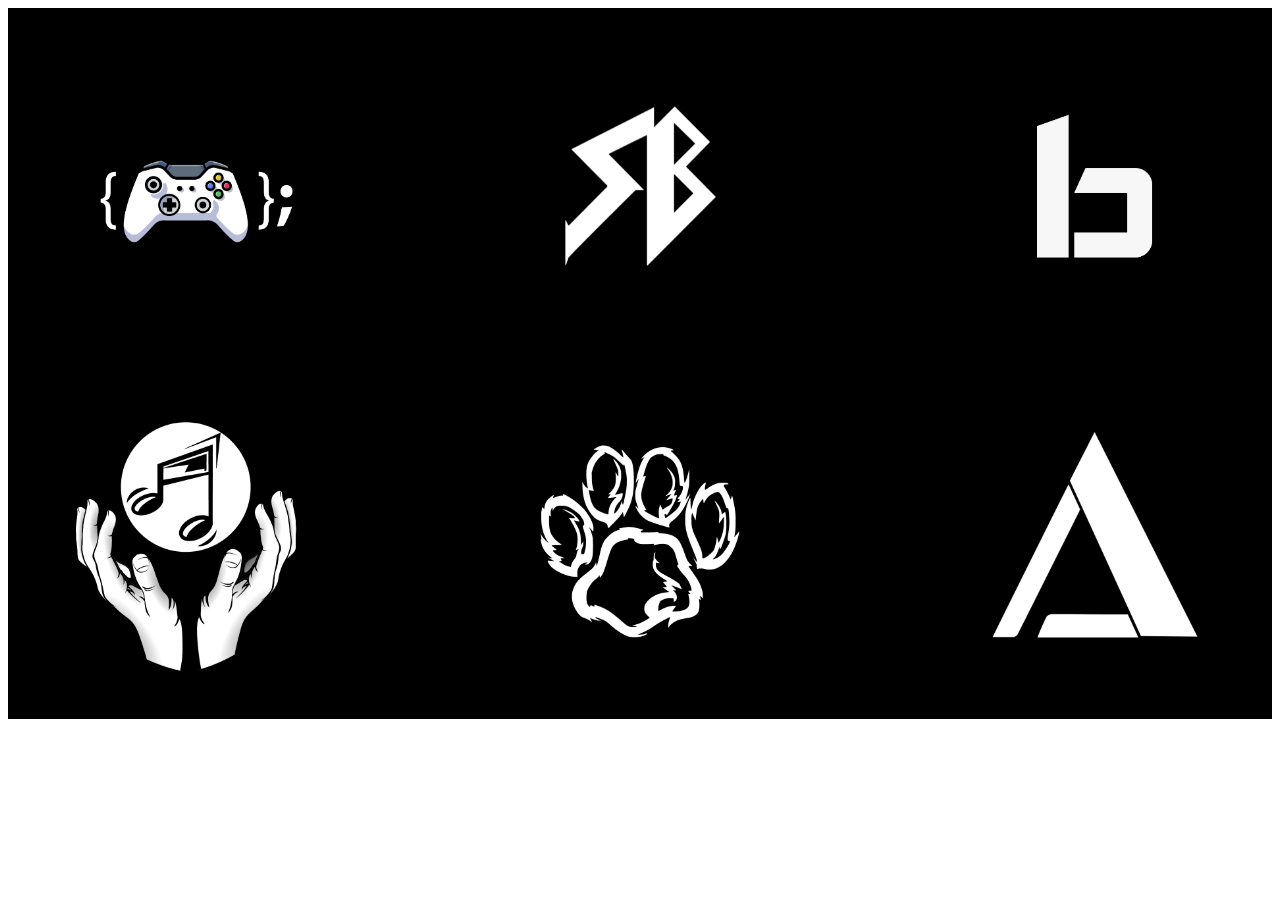
<file: bhyte.html>
<!DOCTYPE html>
<html lang="en">
<head>
    <meta charset="UTF-8">
    <meta http-equiv="X-UA-Compatible" content="IE=edge">
    <meta name="viewport" content="width=device-width, initial-scale=1.0">
    <link rel="icon" href="assets/img/logo.png" type="image/png">
    <title>Logo Designs</title>
</head>
<body>
    <img src="assets/img//Logos/logo.png" alt="" width="100%" height="100%">
</body>
</html>
</file>
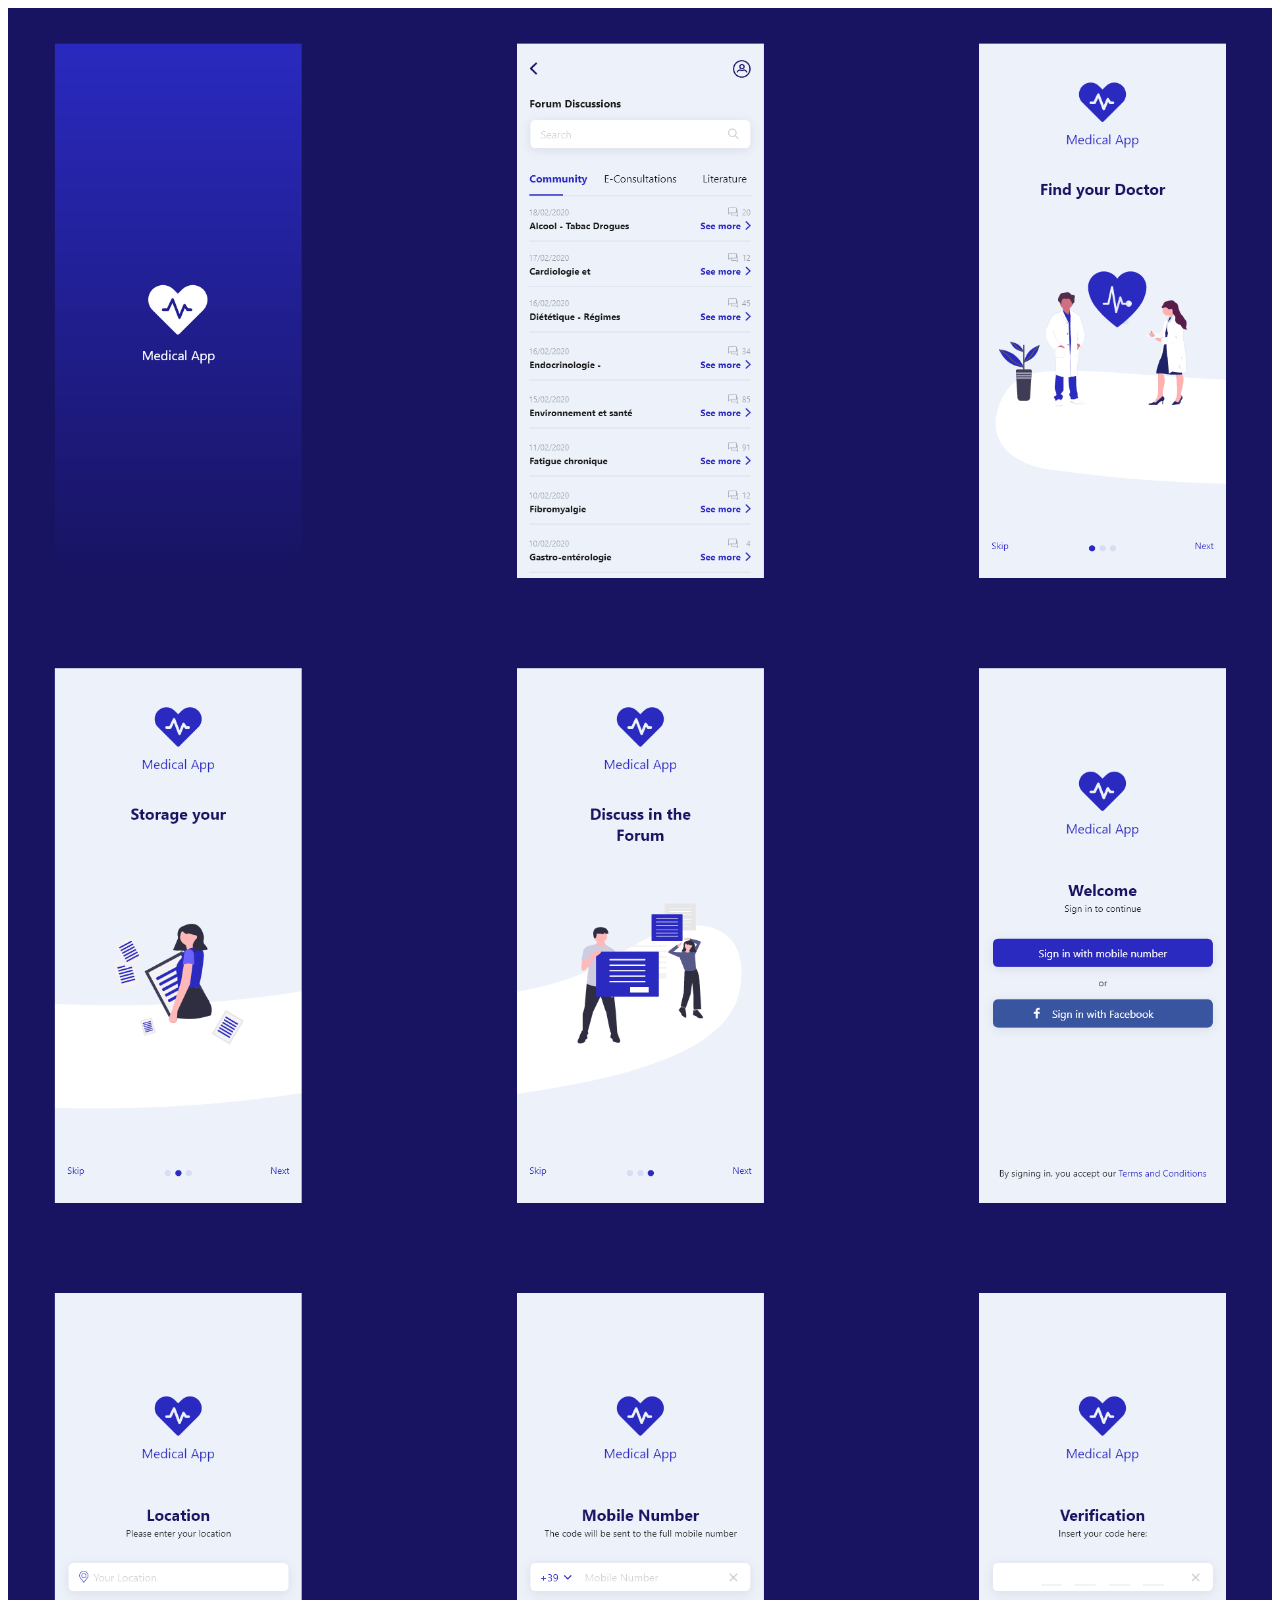
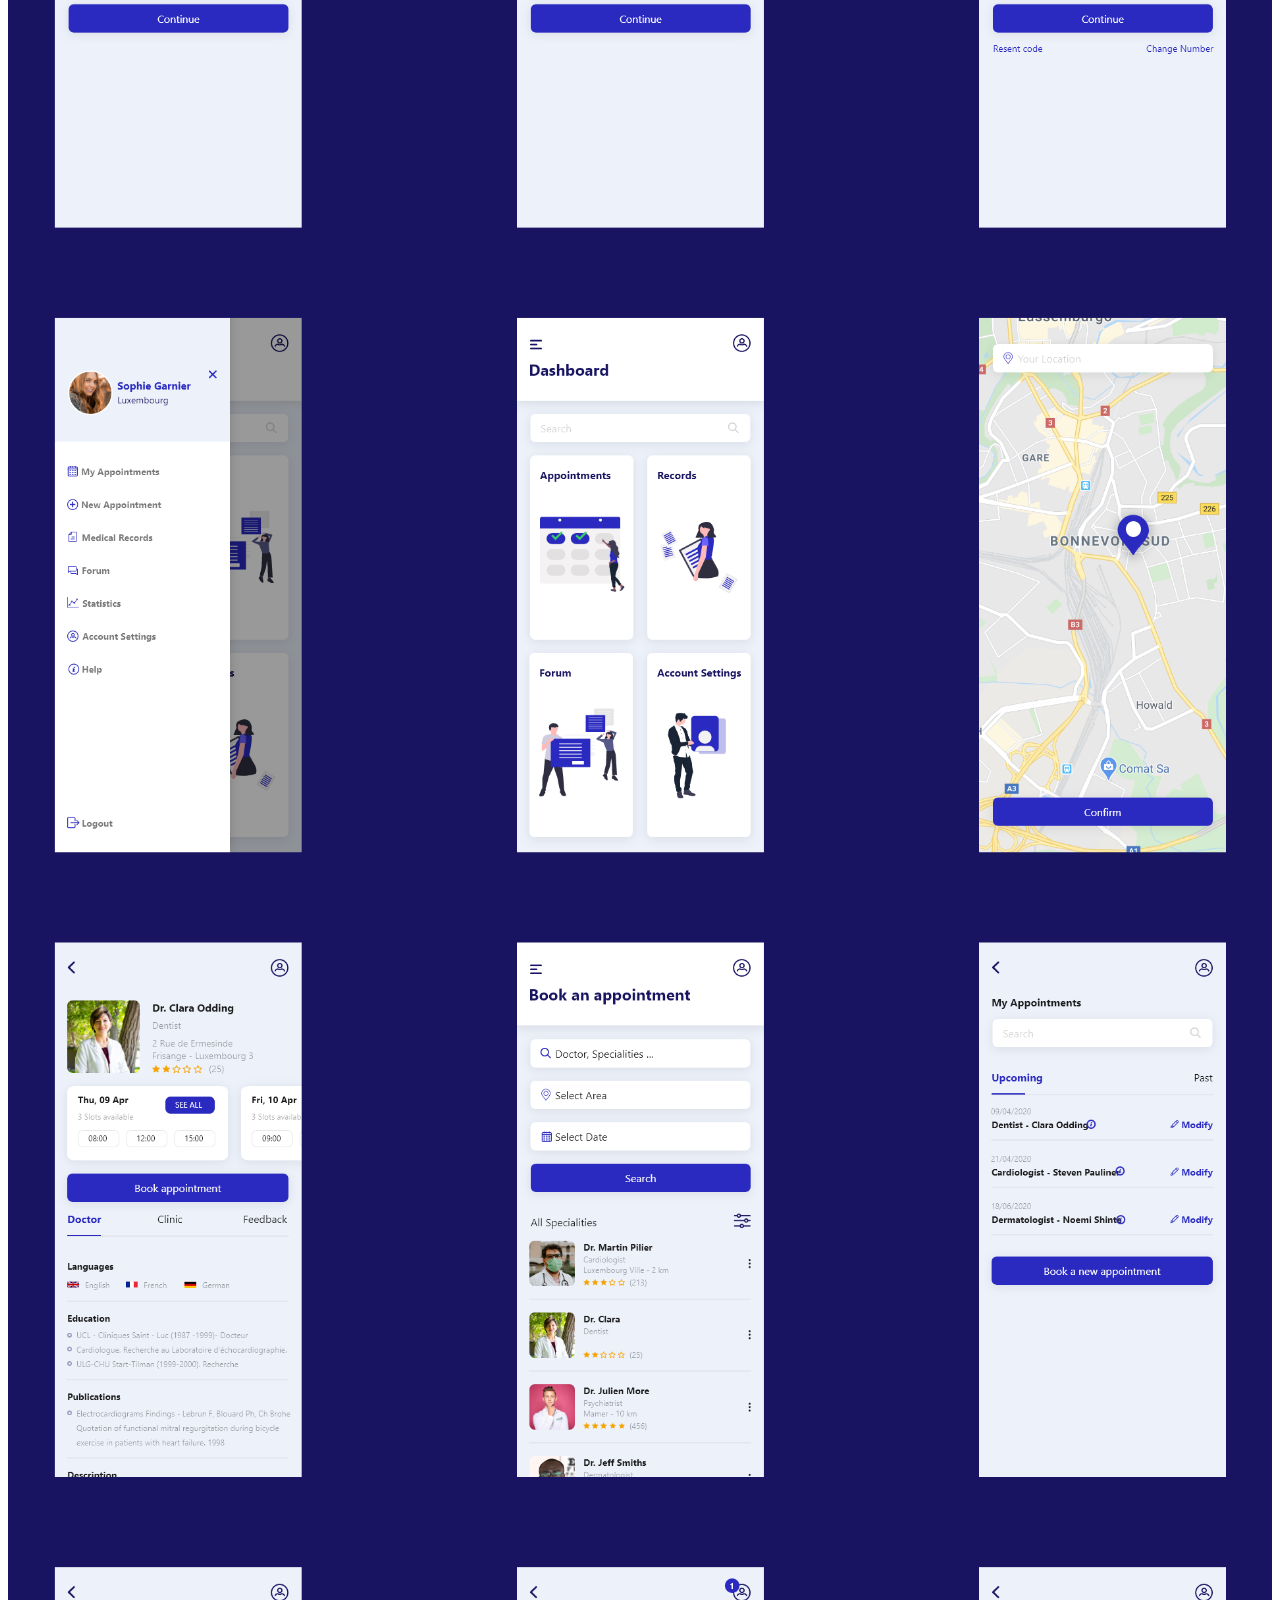
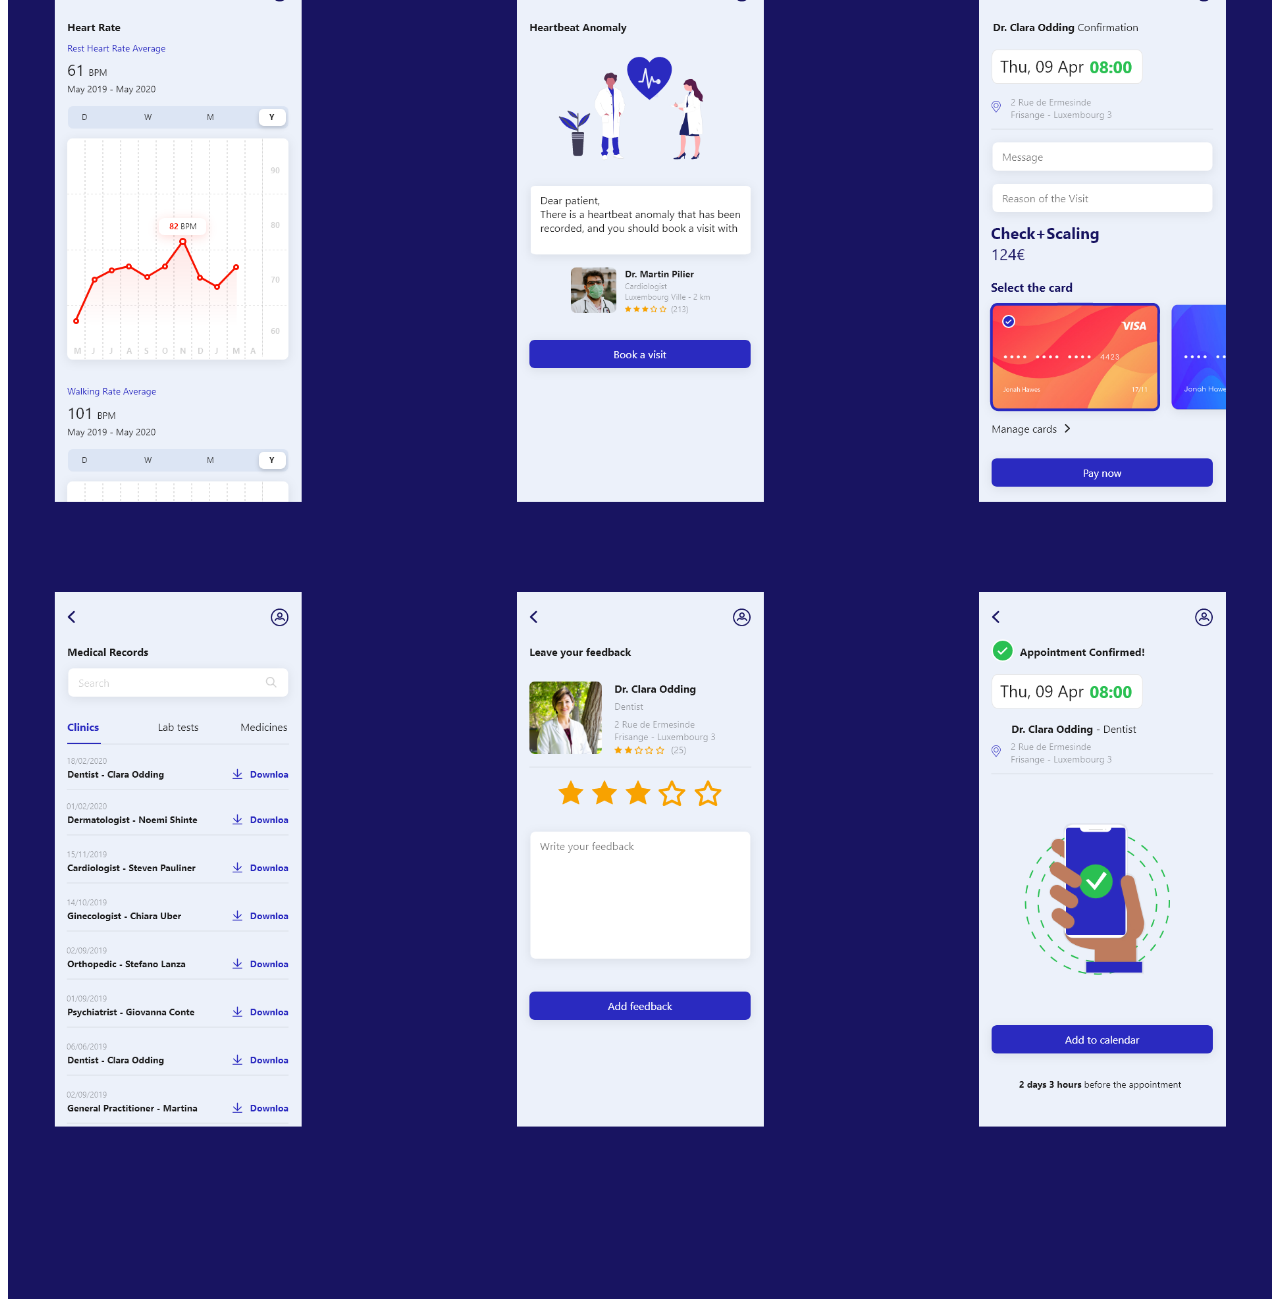
<file: bluepill.html>
<!DOCTYPE html>
<html lang="en">
<head>
    <meta charset="UTF-8">
    <meta http-equiv="X-UA-Compatible" content="IE=edge">
    <meta name="viewport" content="width=device-width, initial-scale=1.0">
    <link rel="icon" href="assets/img/logo.png" type="image/png">
    <title>Blue Pill</title>
</head>
<body>
    <img src="assets/img/Bluepill/Web 1920 – 1.png" alt="" width="100%" height="100%">
</body>
</html>
</file>
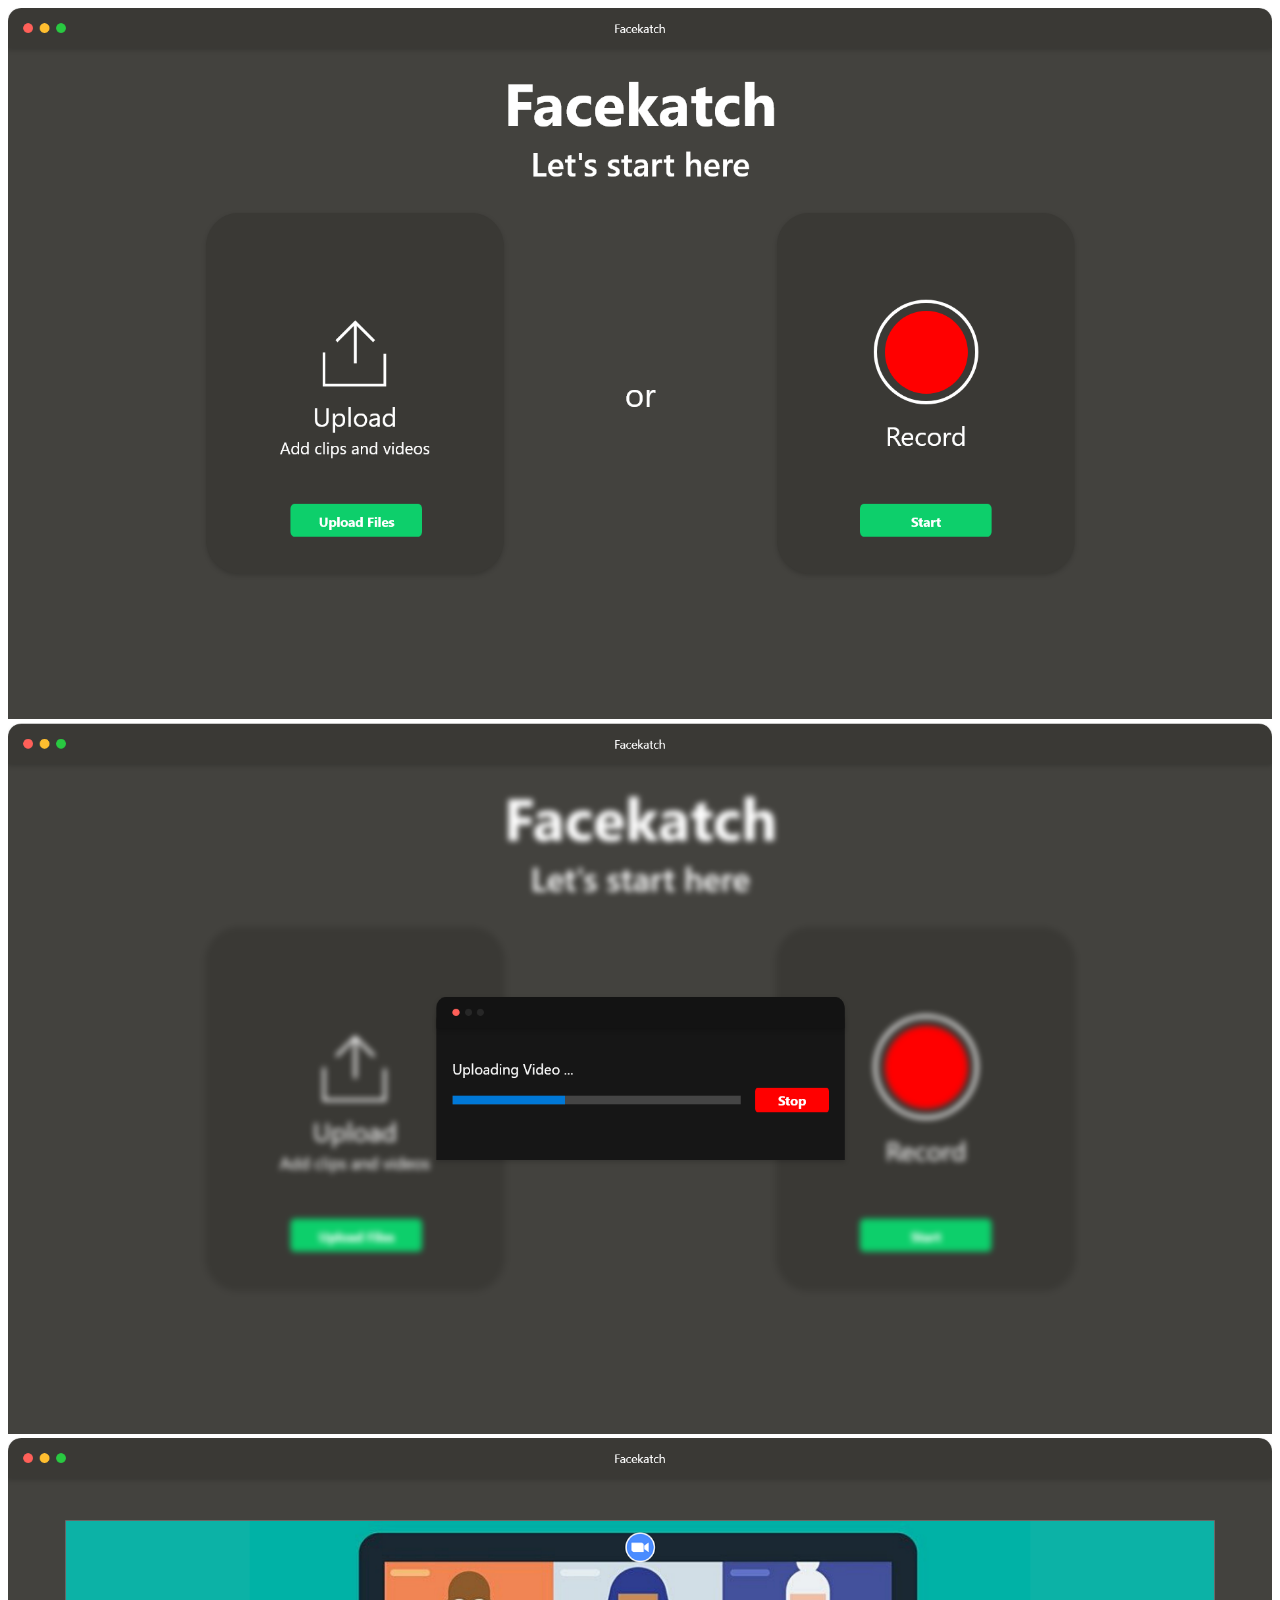
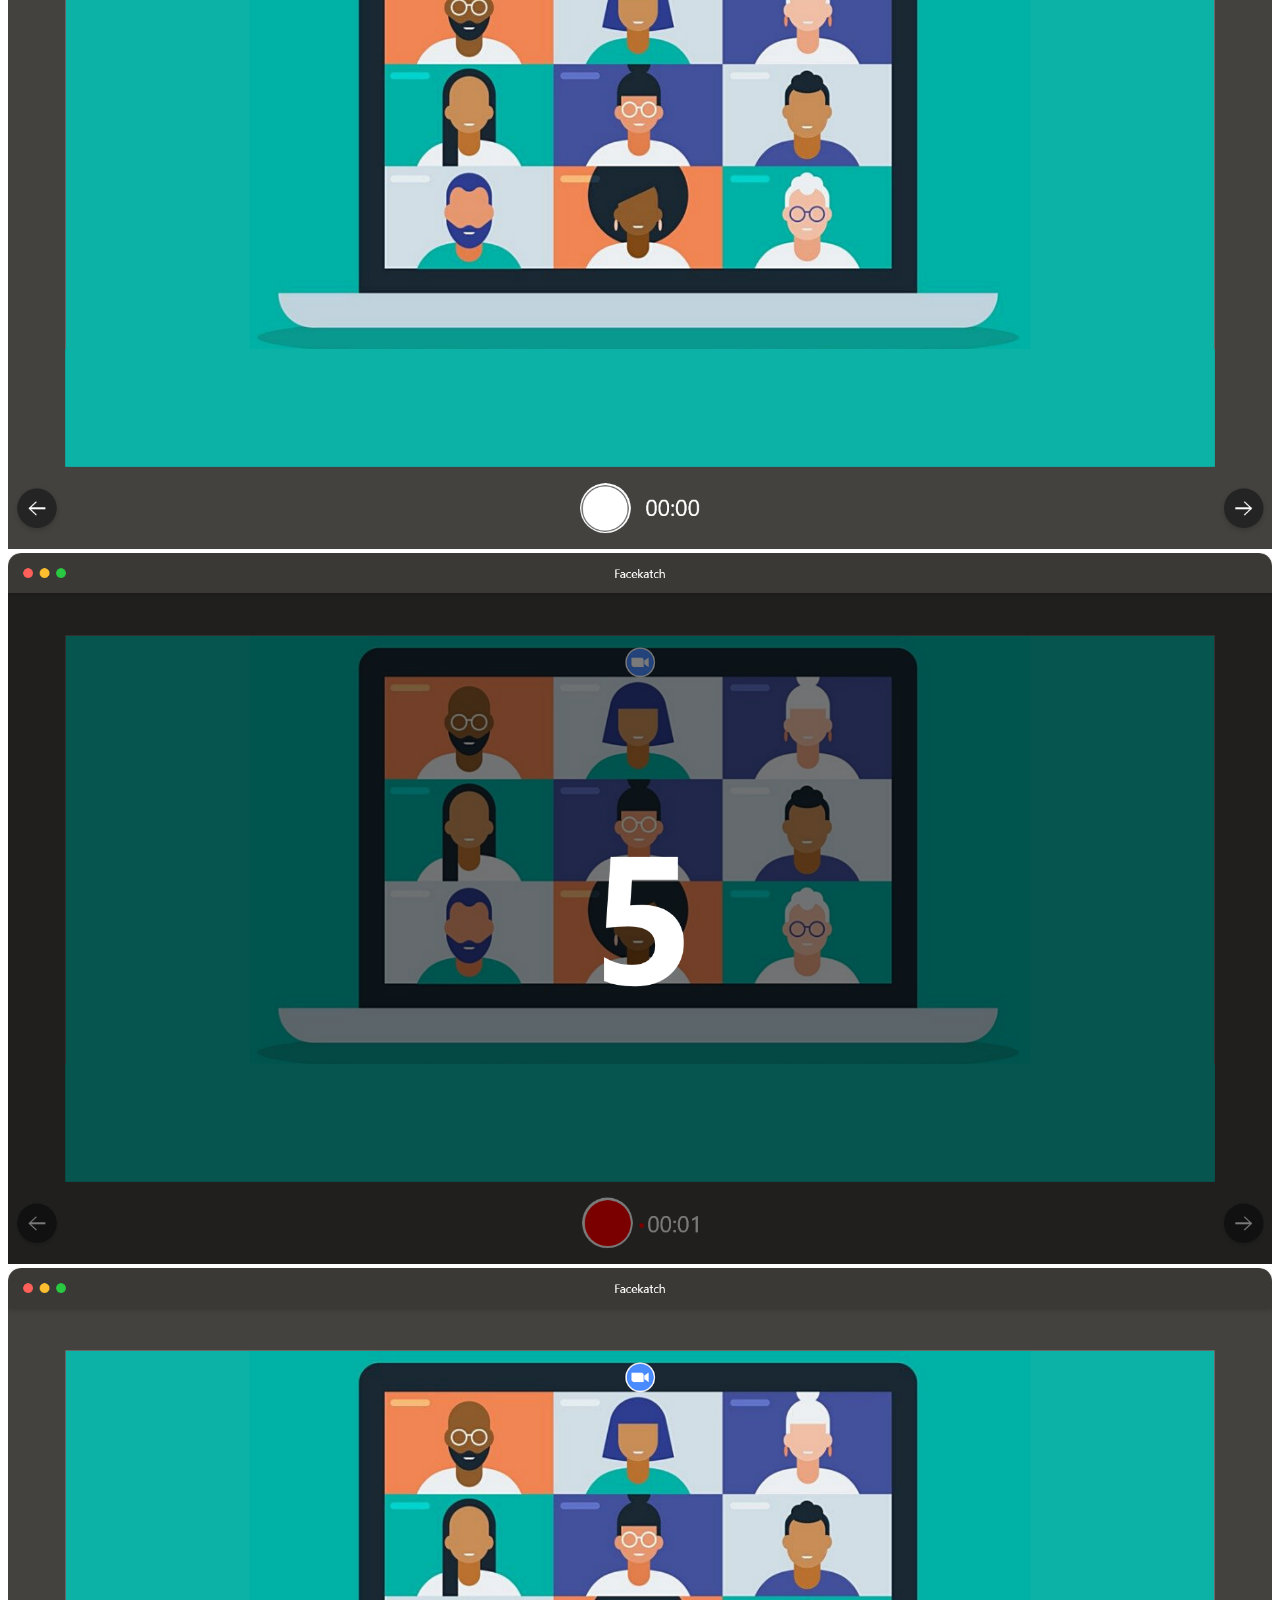
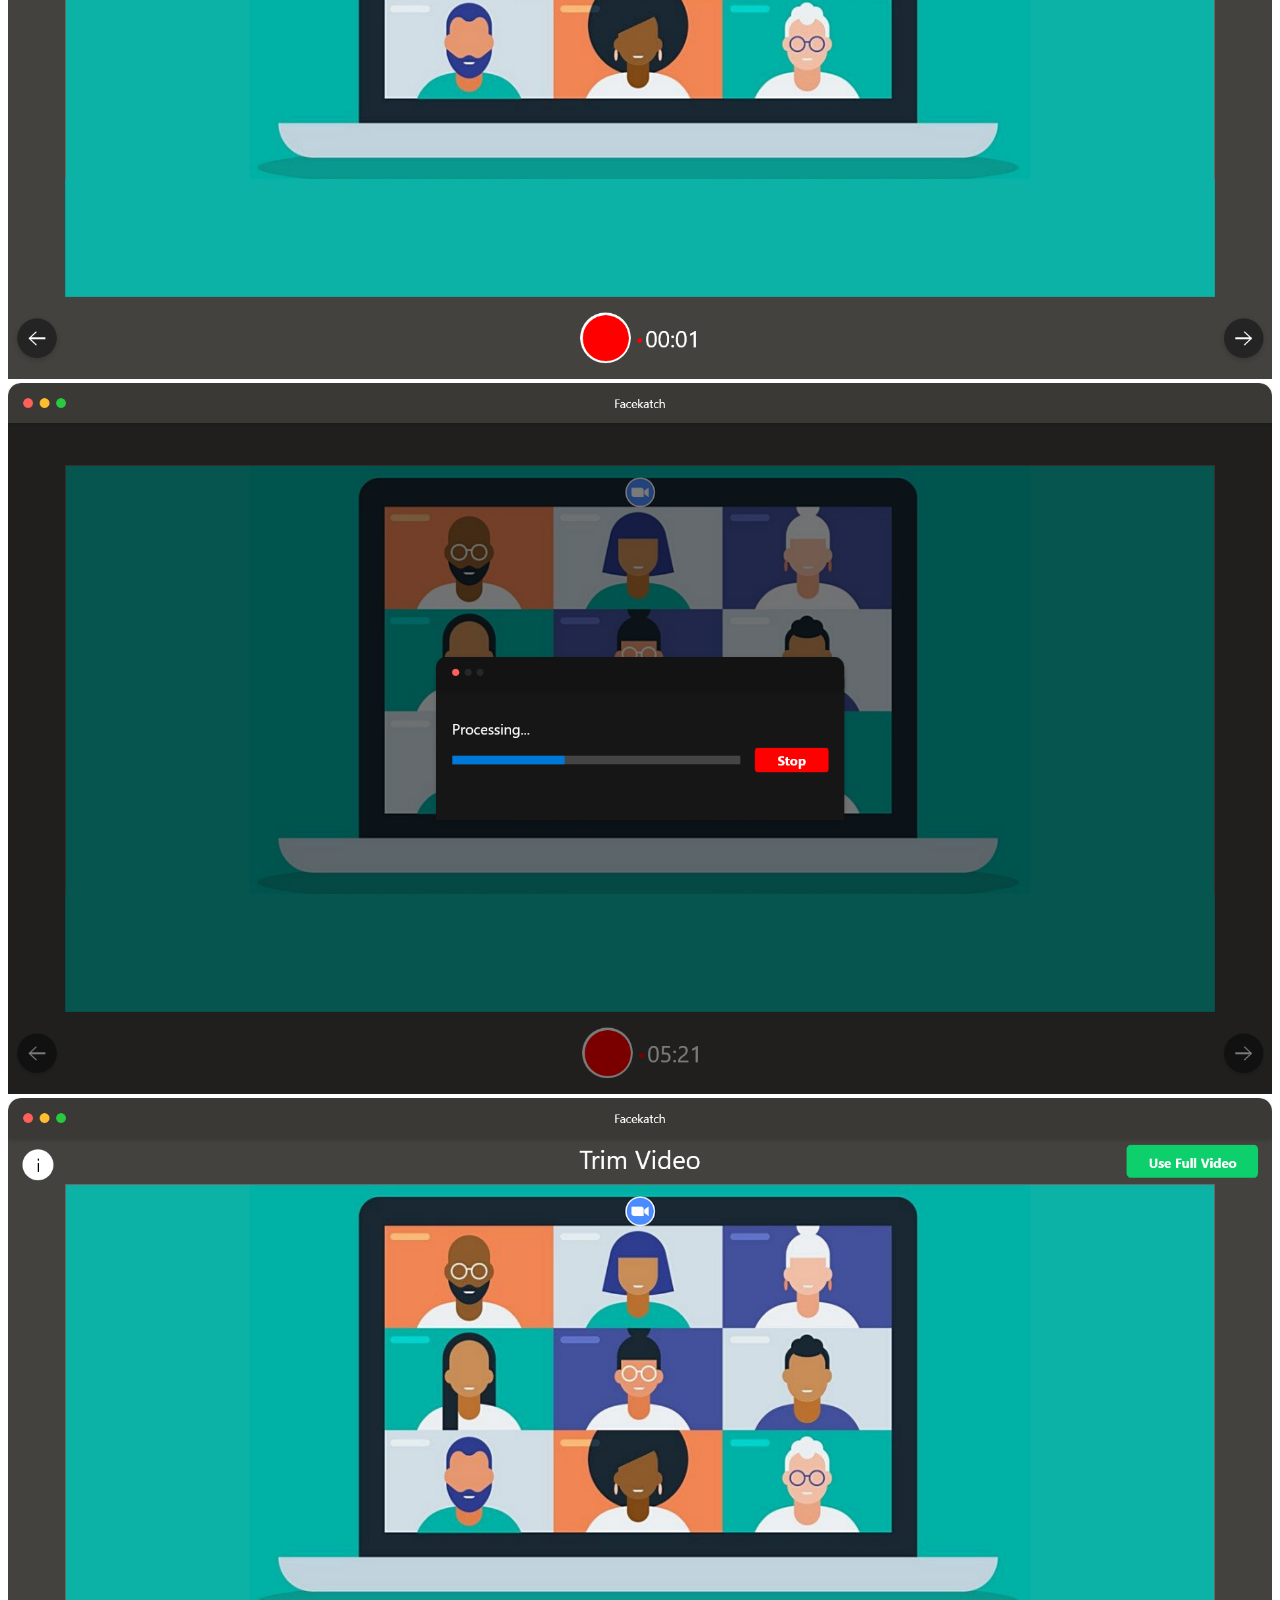
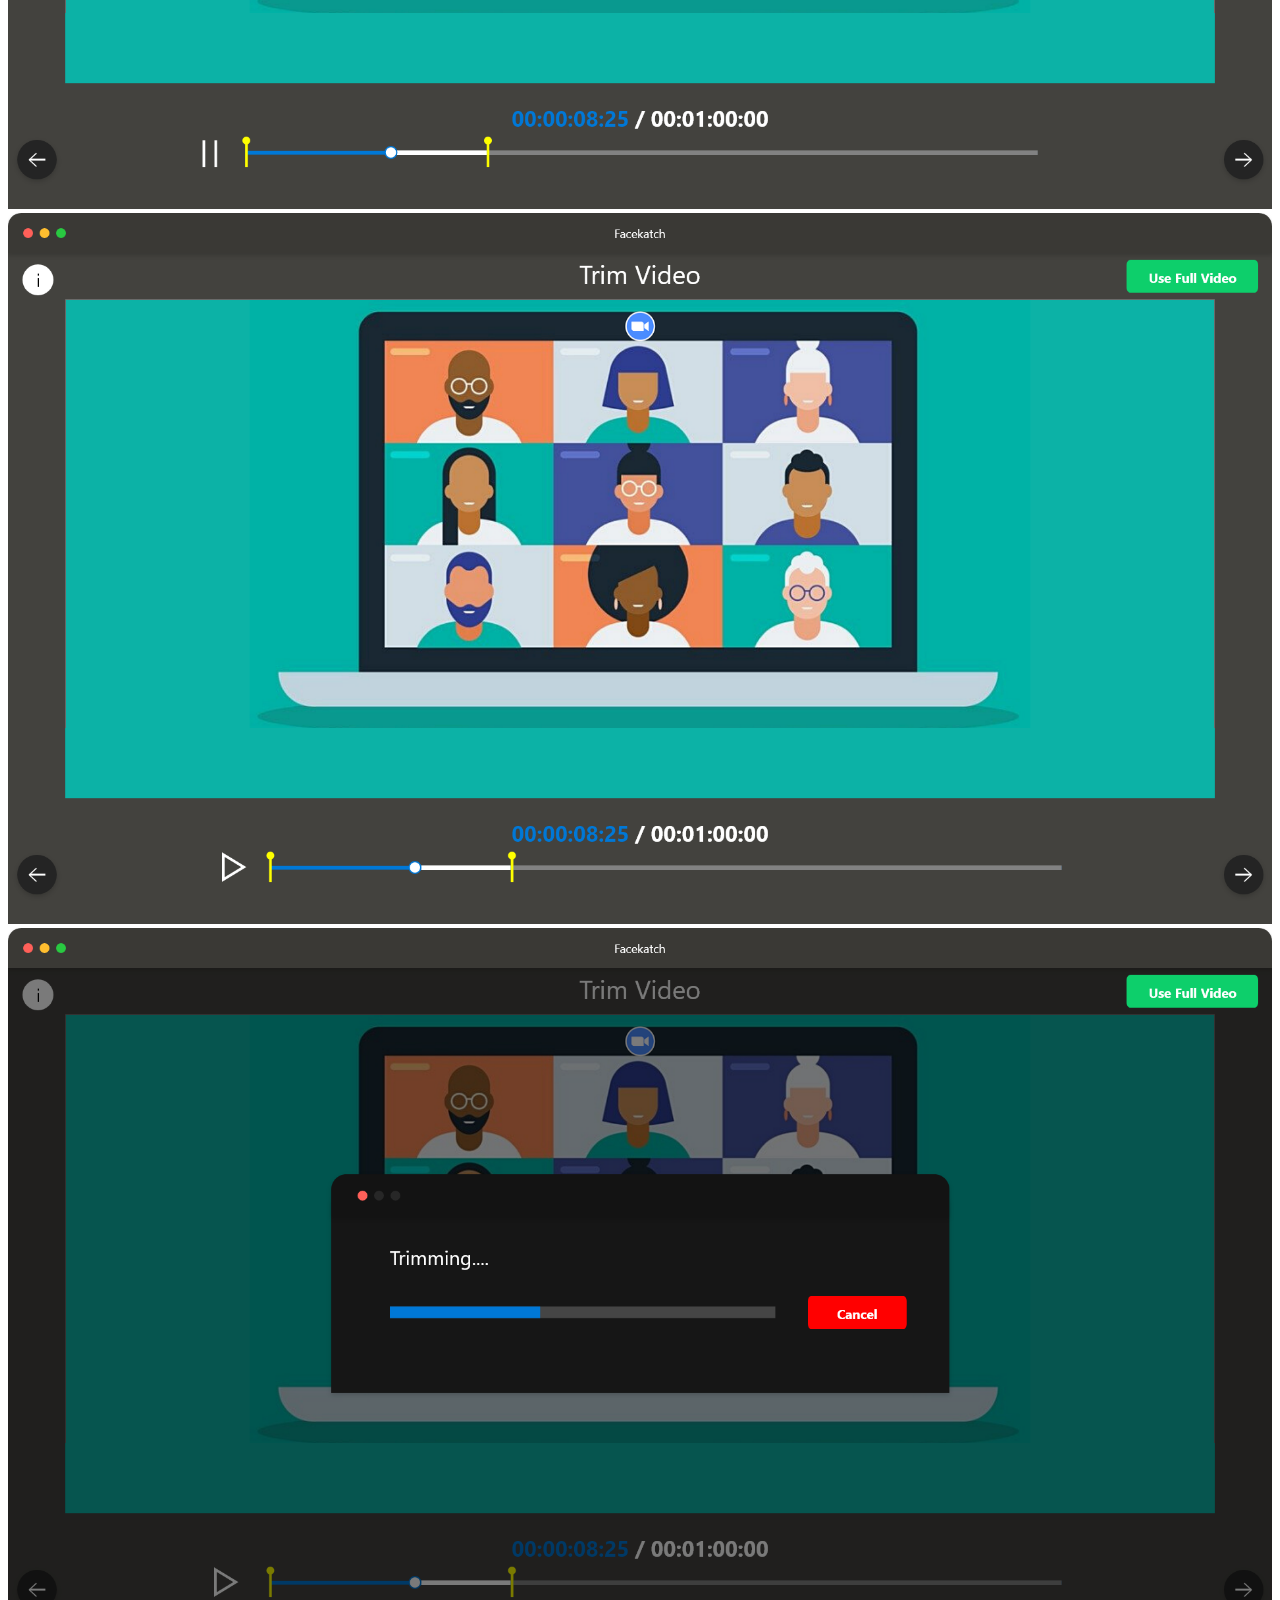
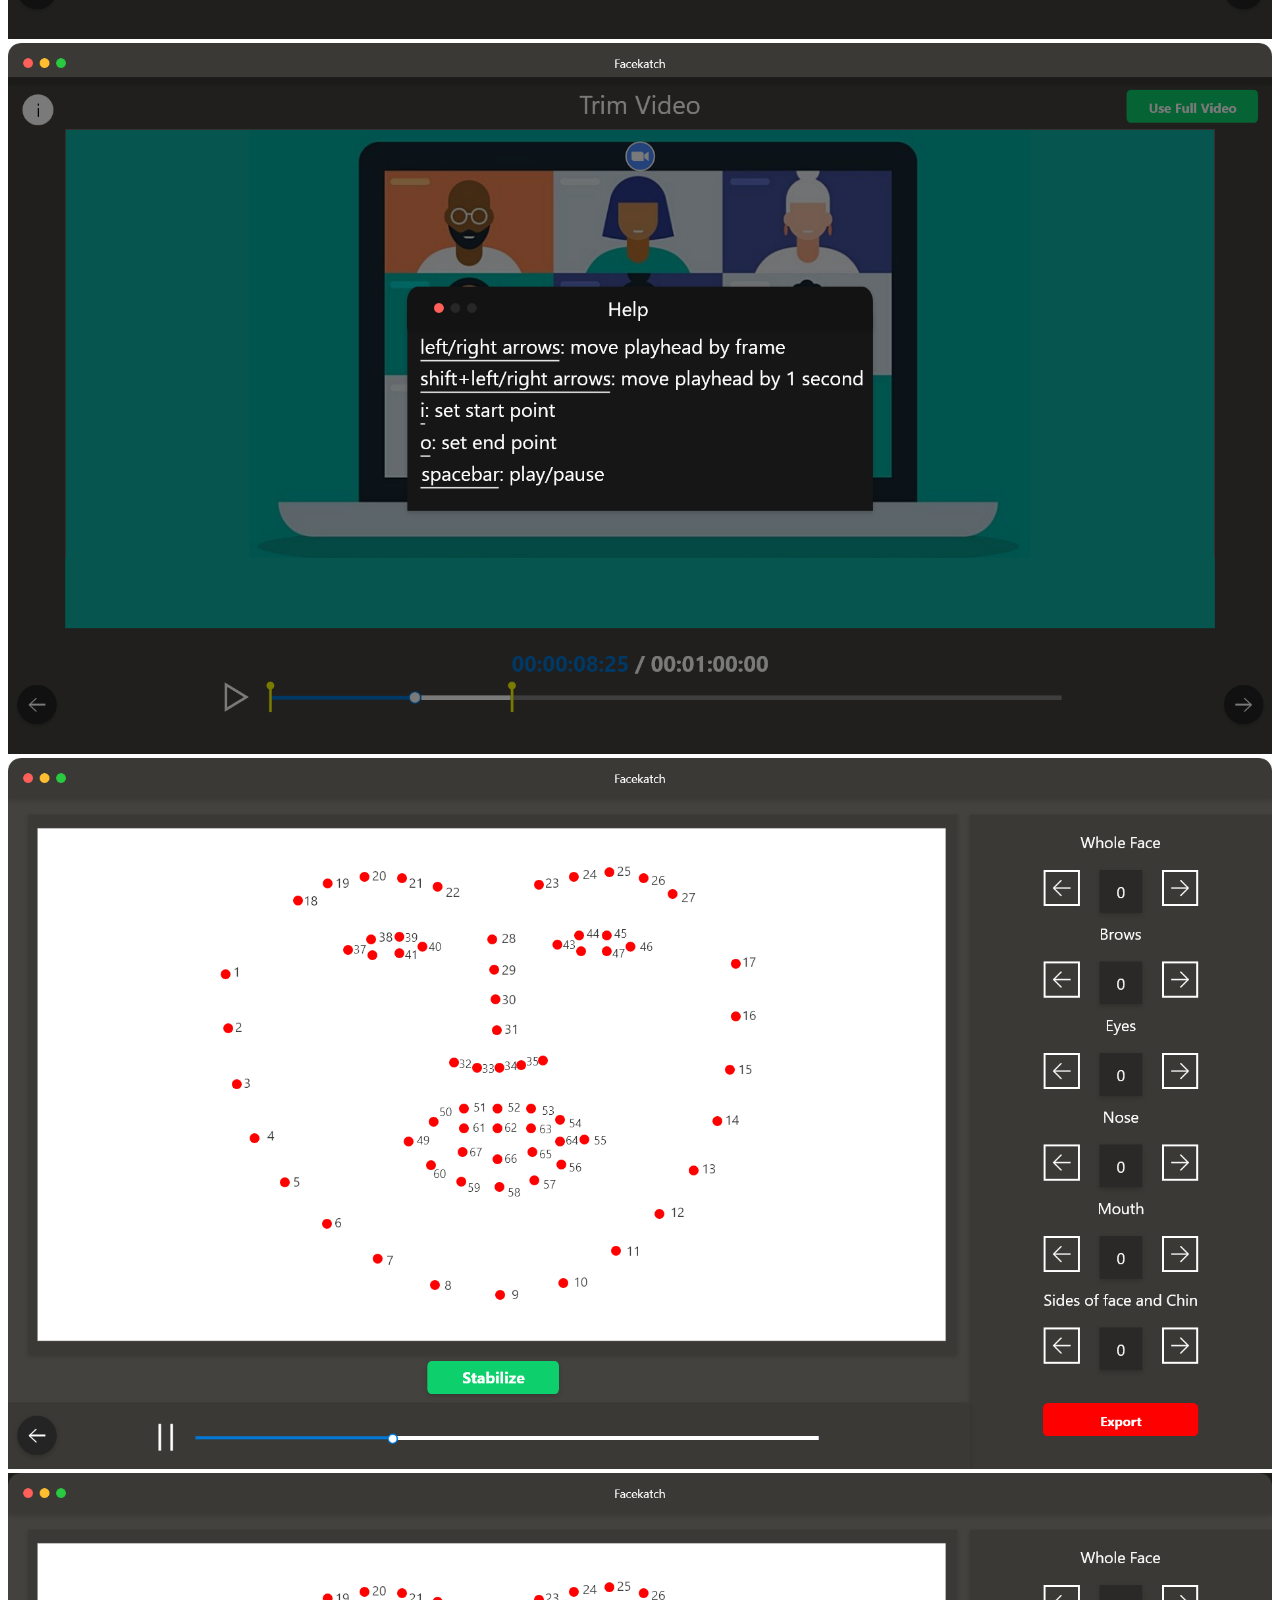
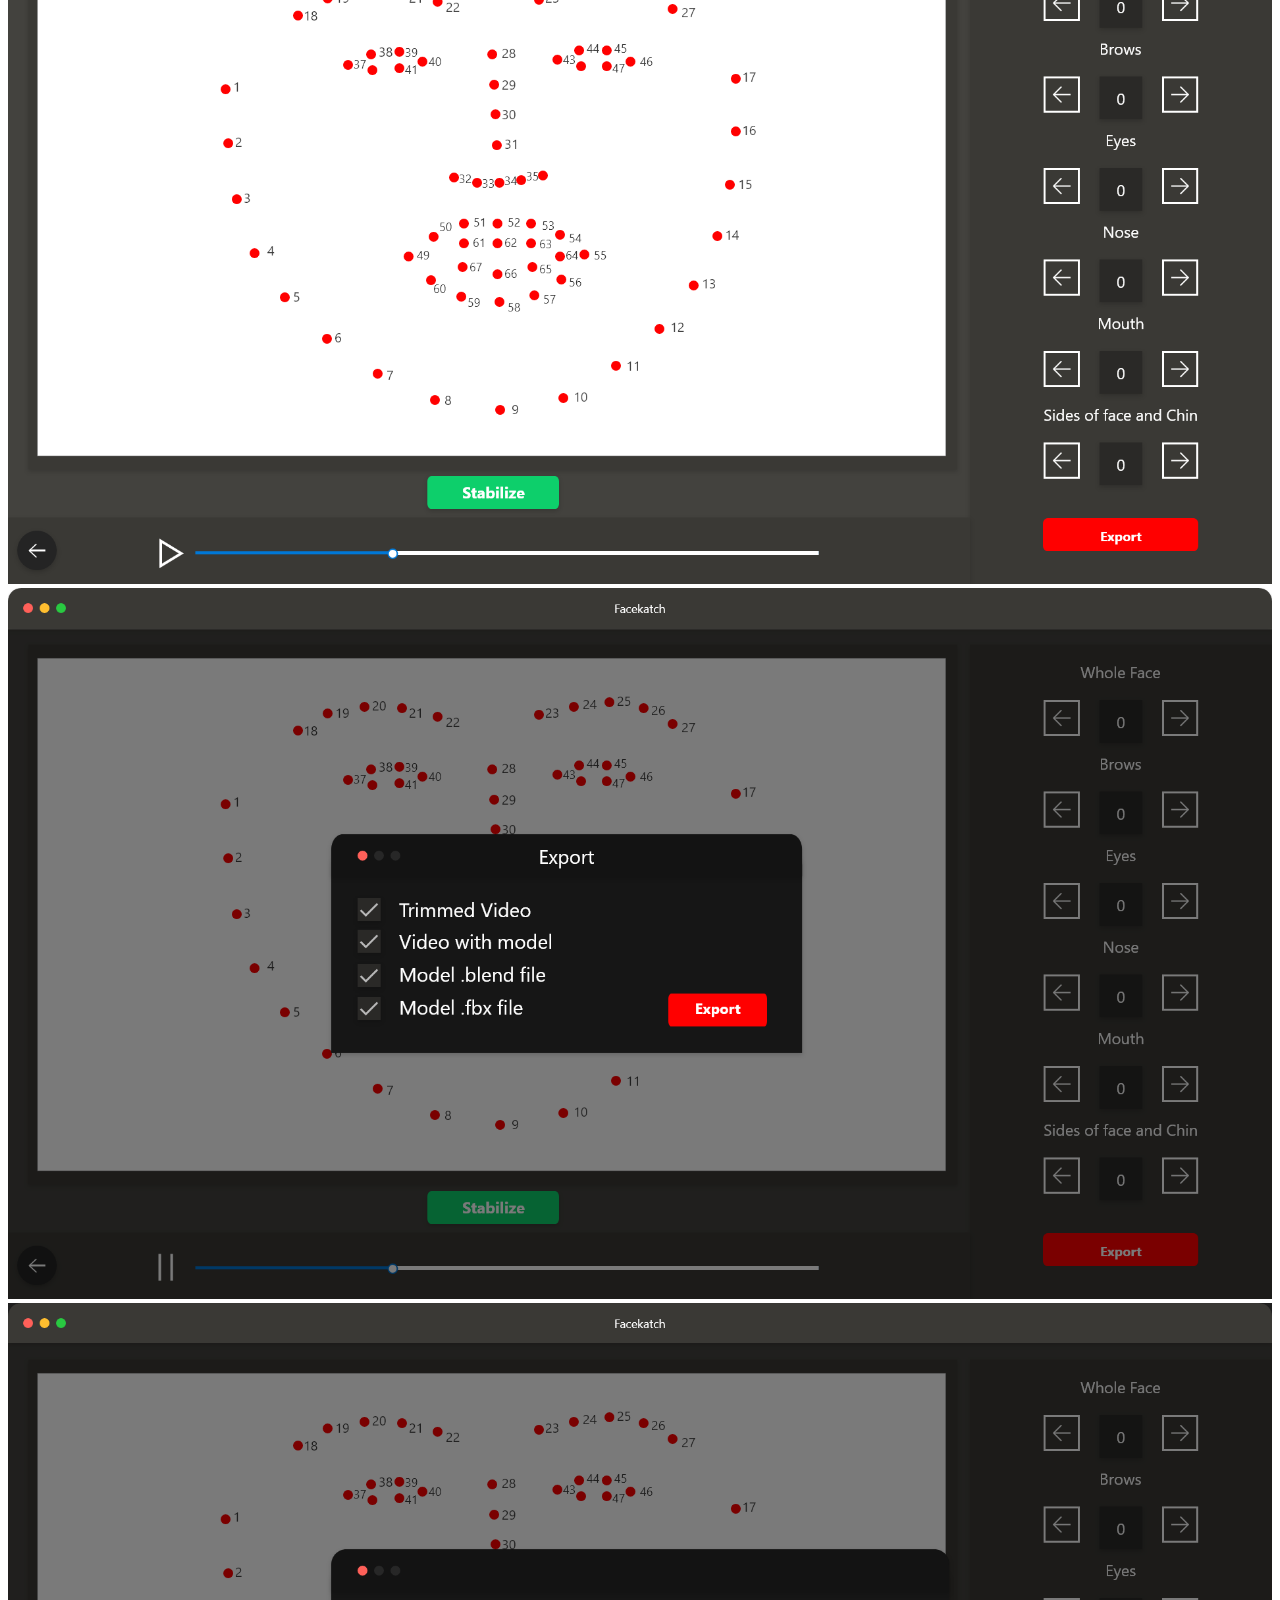
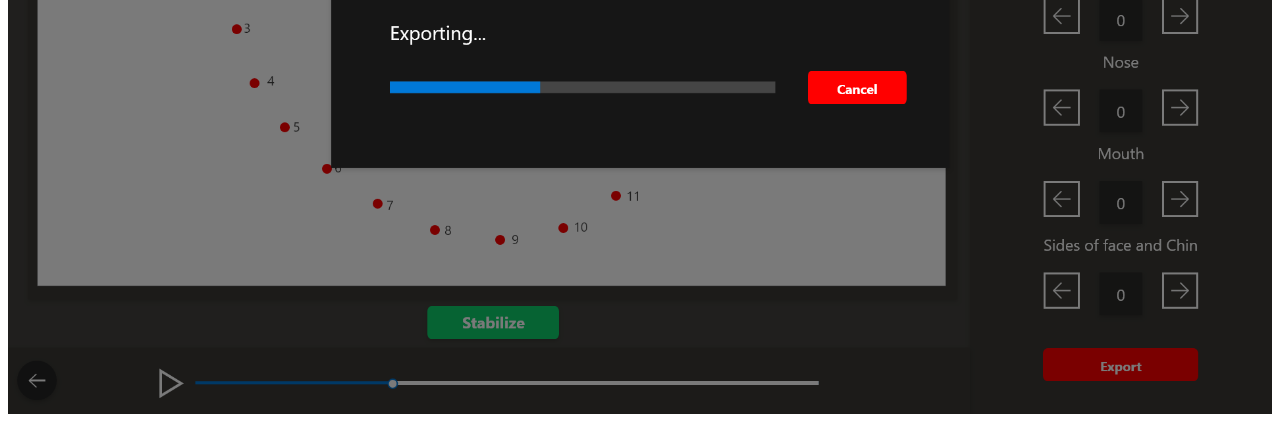
<file: facekatch.html>
<!DOCTYPE html>
<html lang="en">
<head>
    <meta charset="UTF-8">
    <meta http-equiv="X-UA-Compatible" content="IE=edge">
    <meta name="viewport" content="width=device-width, initial-scale=1.0">
    <link rel="icon" href="assets/img/logo.png" type="image/png">

    <title>Facekatch</title>
</head>
<body>
    
    <img src="assets/img/Facekatch/Home Screen.png" alt="" width="100%" height="100%">
    <img src="assets/img/Facekatch/Uploading Video.png" alt="" width="100%" height="100%">
    <img src="assets/img/Facekatch/Screen 1 Not Recording.png" alt="" width="100%" height="100%">
    <img src="assets/img/Facekatch/Screen 1 Recording Starting Countdown.png" alt="" width="100%" height="100%">
    <img src="assets/img/Facekatch/Screen 1 Recording Started.png" alt="" width="100%" height="100%">
    <img src="assets/img/Facekatch/Recording Processing Screen.png" alt="" width="100%" height="100%">
    <img src="assets/img/Facekatch/Trim Screen Pause.png" alt="" width="100%" height="100%">
    <img src="assets/img/Facekatch/Trim Screen.png" alt="" width="100%" height="100%">
    <img src="assets/img/Facekatch/Triming.png" alt="" width="100%" height="100%">
    <img src="assets/img/Facekatch/Help.png" alt="" width="100%" height="100%">
    <img src="assets/img/Facekatch/Model Editor Screen Pause.png" alt="" width="100%" height="100%">
    <img src="assets/img/Facekatch/Model Editor Screen.png" alt="" width="100%" height="100%">
    <img src="assets/img/Facekatch/Export Popup mac.png" alt="" width="100%" height="100%">
    <img src="assets/img/Facekatch/Exporting.png" alt="" width="100%" height="100%">



</body>
</html>
</file>
